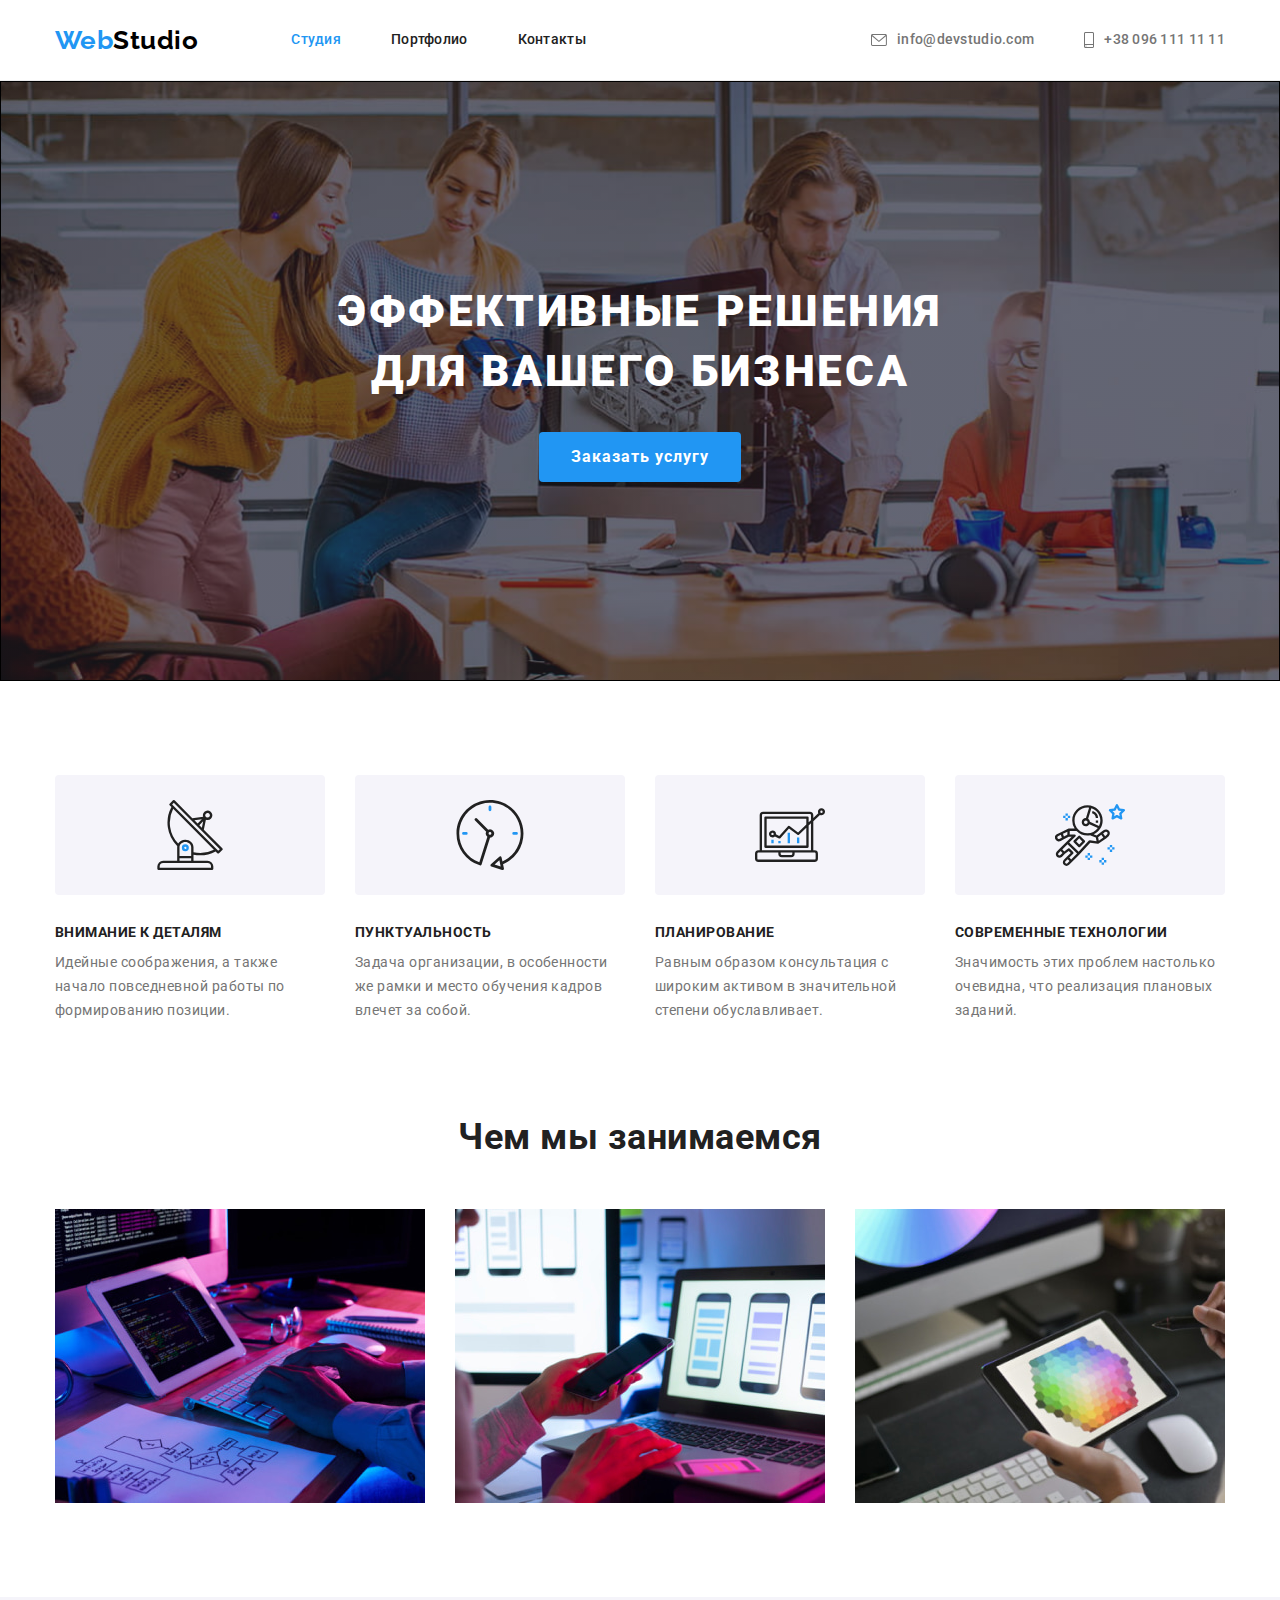
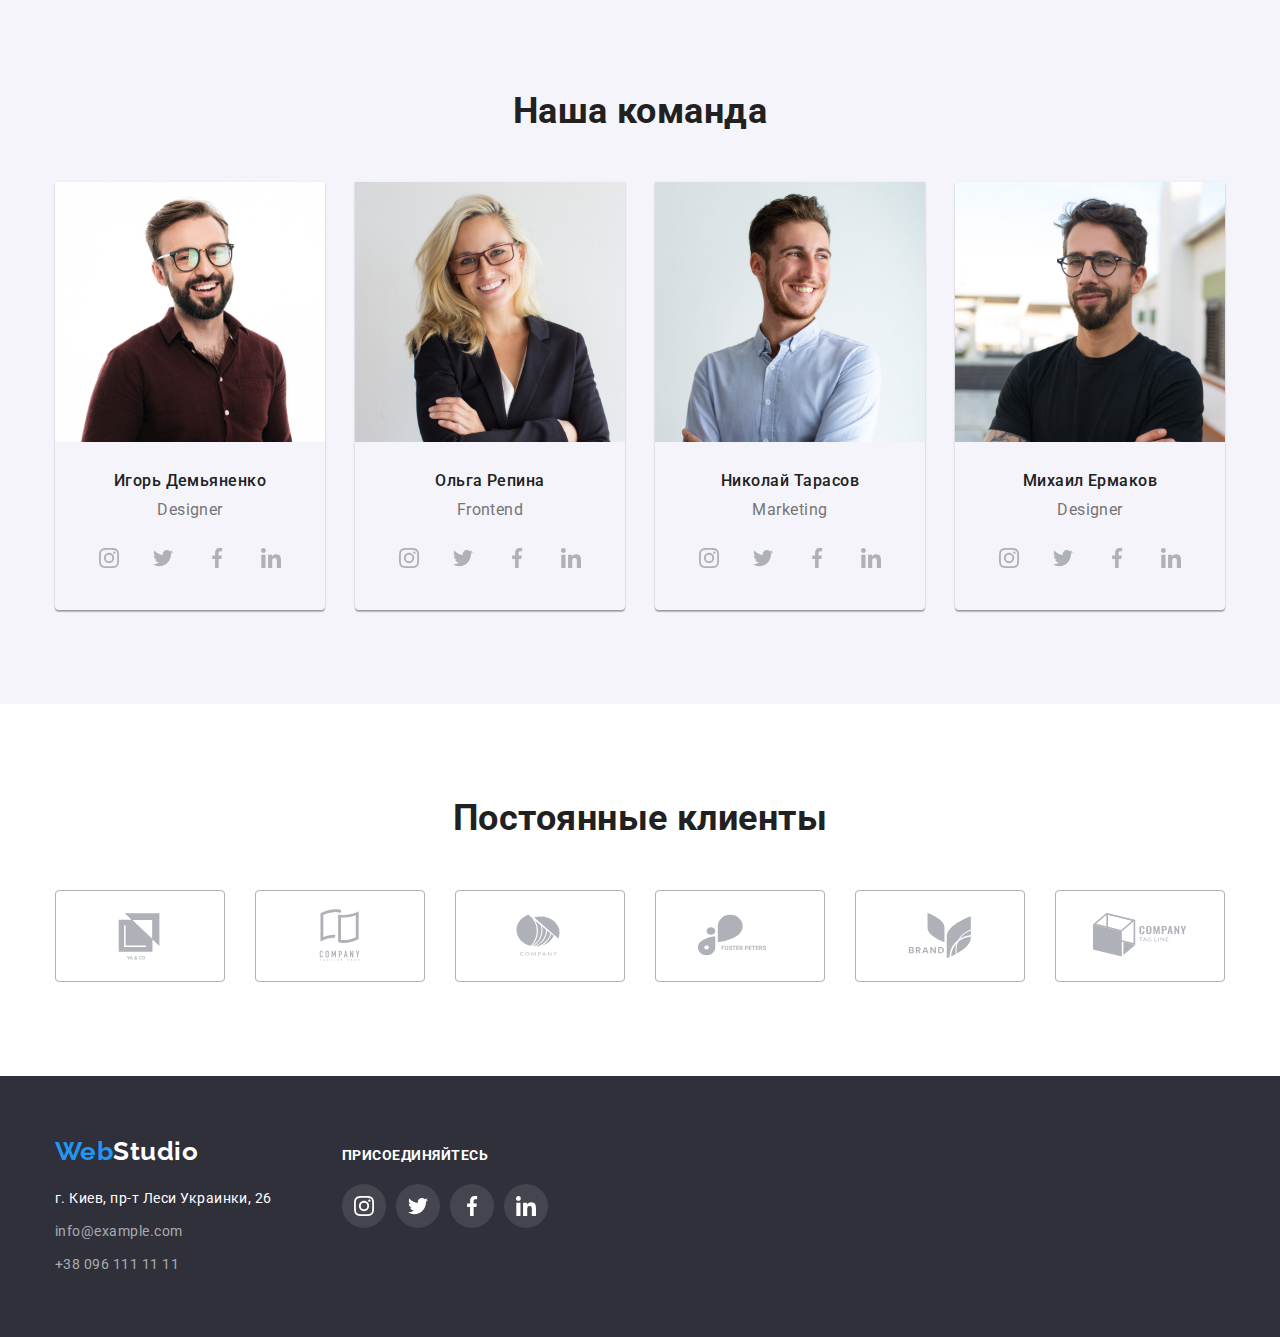
<file: index.html>
<!DOCTYPE html>
<html lang="ru">
  <head>
    <meta charset="UTF-8" />
    <meta http-equiv="X-UA-Compatible" content="IE=edge" />
    <meta name="viewport" content="width=device-width, initial-scale=1.0" />
    <title>Студия</title>
    <!-- Fonts -->
    <link rel="preconnect" href="https://fonts.googleapis.com" />
    <link rel="preconnect" href="https://fonts.gstatic.com" crossorigin />
    <link
      href="https://fonts.googleapis.com/css2?family=Raleway:wght@700&family=Roboto:wght@400;500;700;900&display=swap"
      rel="stylesheet"
    />
    <!-- Styles -->
    <link
      rel="stylesheet"
      href="https://cdnjs.cloudflare.com/ajax/libs/modern-normalize/1.0.0/modern-normalize.min.css"
    />
    <link rel="stylesheet" href="./css/styles.css" />
  </head>
  <body>
    <header class="header">
      <div class="container">
        <a class="logo" href="./index.html">Web<span class="header-logo">Studio</span></a>
        <nav>
          <ul class="nav list">
            <li class="nav-item">
              <a class="nav-link active-menu" href="./index.html">Студия</a>
            </li>
            <li class="nav-item">
              <a class="nav-link" href="./portfolio.html">Портфолио</a>
            </li>
            <li class="nav-item">
              <a class="nav-link" href="">Контакты</a>
            </li>
          </ul>
        </nav>
        <ul class="contacts list">
          <li class="contacts-item">
            <a class="contacts-link" href="mailto:info@devstudio.com"
              ><svg class="contacs-icon" width="16" height="12"><use href="./images/icons.svg#icon-envelope"></svg>info@devstudio.com</a
            >
          </li>
          <li class="contacts-item">
            <a class="contacts-link" href="tel:+380961111111"><svg class="contacs-icon" width="10" height="16"><use href="./images/icons.svg#icon-smartphone"></svg>+38 096 111 11 11</a>
          </li>
        </ul>
      </div>
    </header>
    <main>
      <section class="hero overlay">
        <div class="container">
          <h1 class="hero-title">Эффективные решения для вашего бизнеса</h1>
          <button class="button-hero" type="button">Заказать услугу</button>
        </div>
      </section>
      <section class="features">
        <div class="container">
          <h2 class="visually-hidden">Наши преимущества</h2>
          <ul class="features-list list">
            <li class="features-item">
              <div class="features-icon">
                <svg width="70" height="70">
                  <use href="./images/icons.svg#icon-antenna"></use>
                </svg>
              </div>
              <h3 class="list-title">Внимание к деталям</h3>
              <p class="list-text">
                Идейные соображения, а также начало повседневной работы по формированию позиции.
              </p>
            </li>
            <li class="features-item">
              <div class="features-icon">
                <svg width="70" height="70">
                  <use href="./images/icons.svg#icon-clock"></use>
                </svg>
              </div> 
              <h3 class="list-title">Пунктуальность</h3>
              <p class="list-text">
                Задача организации, в особенности же рамки и место обучения кадров влечет за собой.
              </p>
            </li>
            <li class="features-item">
              <div class="features-icon">
                <svg width="70" height="70">
                  <use href="./images/icons.svg#icon-diagram"></use>
                </svg>
              </div>
              <h3 class="list-title">Планирование</h3>
              <p class="list-text">
                Равным образом консультация с широким активом в значительной степени обуславливает.
              </p>
            </li>
            <li class="features-item">
              <div class="features-icon">
                <svg width="70" height="70">
                  <use href="./images/icons.svg#icon-astronaut"></use>
                </svg>
              </div>
              <h3 class="list-title">Современные технологии</h3>
              <p class="list-text">
                Значимость этих проблем настолько очевидна, что реализация плановых заданий.
              </p>
            </li>
          </ul>
        </div>
      </section>
      <section class="examples">
        <div class="container">
          <h2 class="section-title">Чем мы занимаемся</h2>
          <ul class="examples-list list">
            <li class="examples-item">
              <img
                src="./images/our-tasks1.jpg"
                alt="пример нашей работы"
                width="370"
                height="294"
              />
            </li>
            <li class="examples-item">
              <img
                src="./images/our-tasks2.jpg"
                alt="пример нашей работы"
                width="370"
                height="294"
              />
            </li>
            <li class="examples-item">
              <img
                src="./images/our-tasks3.jpg"
                alt="пример нашей работы"
                width="370"
                height="294"
              />
            </li>
          </ul>
        </div>
      </section>
      <section class="section-team">
        <div class="container">
          <h2 class="section-title">Наша команда</h2>
          <ul class="team-list list">
            <li class="team-item">
              <img
                class="pic-pers"
                src="./images/pers1.jpg"
                alt="наш дизайнер"
                width="270"
                height="260"
              />
              <div class="team-description">
                <h3 class="title-team">Игорь Демьяненко</h3>
                <p class="text-team-position" lang="en">Designer</p>
              
                <ul class="list socials">
                  <li class="socials-item">
                    <a class="socials-link" href="" aria-label="Instagram">
                      <svg class="socials-item" width="20" height="20">
                        <use href="./images/icons.svg#icon-instagram"></use>
                      </svg>        
                    </a>
                  </li>
                  <li class="socials-item">
                    <a class="socials-link" href="" aria-label="Twitter">
                      <svg class="socials-item" width="20" height="20">
                        <use href="./images/icons.svg#icon-twitter"></use>
                      </svg>        
                    </a>
                  </li>
                  <li class="socials-item">
                    <a class="socials-link" href="" aria-label="Facebook">
                      <svg class="socials-item" width="20" height="20">
                        <use href="./images/icons.svg#icon-facebook"></use>
                      </svg>        
                    </a>
                  </li>
                  <li class="socials-item">
                    <a class="socials-link" href="" aria-label="LinkedIn">
                      <svg class="socials-item" width="20" height="20">
                       <use href="./images/icons.svg#icon-linkedin"></use>
                      </svg>        
                    </a>
                 </li>
               </ul>
              </div>
            </li>
            <li class="team-item">
              <img
                class="pic-pers"
                src="./images/pers2.jpg"
                alt="наш фронтенд разработчик"
                width="270"
                height="260"
              />
              <div class="team-description">
                <h3 class="title-team">Ольга Репина</h3>
                <p class="text-team-position" lang="en">Frontend</p>
              
              <ul class="list socials">
                <li class="socials-item">
                  <a class="socials-link" href="" aria-label="Instagram">
                    <svg class="socials-item" width="20" height="20">
                      <use href="./images/icons.svg#icon-instagram"></use>
                    </svg>        
                  </a>
                </li>
                <li class="socials-item">
                  <a class="socials-link" href="" aria-label="Twitter">
                    <svg class="socials-item" width="20" height="20">
                      <use href="./images/icons.svg#icon-twitter"></use>
                    </svg>        
                  </a>
                </li>
                <li class="socials-item">
                  <a class="socials-link" href="" aria-label="Facebook">
                    <svg class="socials-item" width="20" height="20">
                      <use href="./images/icons.svg#icon-facebook"></use>
                    </svg>        
                  </a>
                </li>
                <li class="socials-item">
                  <a class="socials-link" href="" aria-label="LinkedIn">
                    <svg class="socials-item" width="20" height="20">
                      <use href="./images/icons.svg#icon-linkedin"></use>
                    </svg>        
                  </a>
                </li>
              </ul>
              </div>
            </li>
            <li class="team-item">
              <img
                class="pic-pers"
                src="./images/pers3.jpg"
                alt="наш маркетолог"
                width="270"
                height="260"
              />
              <div class="team-description">
                <h3 class="title-team">Николай Тарасов</h3>
                <p class="text-team-position" lang="en">Marketing</p>
              
              <ul class="list socials">
                <li class="socials-item">
                  <a class="socials-link" href="" aria-label="Instagram">
                    <svg class="socials-item" width="20" height="20">
                      <use href="./images/icons.svg#icon-instagram"></use>
                    </svg>        
                  </a>
                </li>
                <li class="socials-item">
                  <a class="socials-link" href="" aria-label="Twitter">
                    <svg class="socials-item" width="20" height="20">
                      <use href="./images/icons.svg#icon-twitter"></use>
                    </svg>        
                  </a>
                </li>
                <li class="socials-item">
                  <a class="socials-link" href="" aria-label="Facebook">
                    <svg class="socials-item" width="20" height="20">
                      <use href="./images/icons.svg#icon-facebook"></use>
                    </svg>        
                  </a>
                </li>
                <li class="socials-item">
                  <a class="socials-link" href="" aria-label="LinkedIn">
                    <svg class="socials-item" width="20" height="20">
                      <use href="./images/icons.svg#icon-linkedin"></use>
                    </svg>        
                  </a>
                </li>
              </ul>
              </div>
            </li>
            <li class="team-item">
              <img
                class="pic-pers"
                src="./images/pers4.jpg"
                alt="наш дизайнер"
                width="270"
                height="260"
              />
              <div class="team-description">
                <h3 class="title-team">Михаил Ермаков</h3>
                <p class="text-team-position" lang="en">Designer</p>
              <ul class="list socials">
                <li class="socials-item">
                  <a class="socials-link" href="" aria-label="Instagram">
                    <svg class="socials-item" width="20" height="20">
                      <use href="./images/icons.svg#icon-instagram"></use>
                    </svg>        
                  </a>
                </li>
                <li class="socials-item">
                  <a class="socials-link" href="" aria-label="Twitter">
                    <svg class="socials-item" width="20" height="20">
                      <use href="./images/icons.svg#icon-twitter"></use>
                    </svg>        
                  </a>
                </li>
                <li class="socials-item">
                  <a class="socials-link" href="" aria-label="Facebook">
                    <svg class="socials-item" width="20" height="20">
                      <use href="./images/icons.svg#icon-facebook"></use>
                    </svg>        
                  </a>
                </li>
                <li class="socials-item">
                  <a class="socials-link" href="" aria-label="LinkedIn">
                    <svg class="socials-item" width="20" height="20">
                      <use href="./images/icons.svg#icon-linkedin"></use>
                    </svg>        
                  </a>
                </li>
              </ul>
              </div>
            </li>
          </ul>
        </div>
      </section>
      <section class="section-clients">
        <div class="container">
          <h2 class="section-title">Постоянные клиенты</h2>
          <ul class="list clients-list">
            <li class="clients-item">
              <a class="clients-link" href="" aria-label="Logo1">
                <svg class="clients-icon" width="106" height="60">
                  <use href="./images/icons.svg#icon-logo1"></use>
                </svg>
              </a>
            </li>
            <li class="clients-item">
              <a class="clients-link" href="" aria-label="Logo2">
                <svg class="clients-icon" width="106" height="60">
                  <use href="./images/icons.svg#icon-logo2"></use>
                </svg>
              </a>
            </li>
            <li class="clients-item">
              <a class="clients-link" href="" aria-label="Logo3">
                <svg class="clients-icon" width="106" height="60">
                  <use href="./images/icons.svg#icon-logo3"></use>
                </svg>
              </a>
            </li>
            <li class="clients-item">
              <a class="clients-link" href="" aria-label="Logo4">
                <svg class="clients-icon" width="106" height="60">
                  <use href="./images/icons.svg#icon-logo4"></use>
                </svg>
              </a>
            </li>
            <li class="clients-item">
              <a class="clients-link" href="" aria-label="Logo5">
                <svg class="clients-icon" width="106" height="60">
                  <use href="./images/icons.svg#icon-logo5"></use>
                </svg>
              </a>
            </li>
            <li class="clients-item">
              <a class="clients-link" href="" aria-label="Logo6">
                <svg class="clients-icon" width="106" height="60">
                  <use href="./images/icons.svg#icon-logo6"></use>
                </svg>
              </a>
            </li>
          </ul>
        </div>
      </section>      
    </main>
    <footer class="footer">
      <div class="container flex-container">
        <div class="footer-flex-item">
          <a class="logo footer-logo-link" href="./index.html"
            >Web<span class="footer-logo">Studio</span></a
          >
          <address>
            <p class="footer-adress">г. Киев, пр-т Леси Украинки, 26</p>
            <ul class="list">
              <li class="adress-item">
                <a class="footer-contacts" href="mailto:info@example.com">info@example.com</a>
              </li>
              <li class="adress-item">
                <a class="footer-contacts" href="tel:+380961111111">+38 096 111 11 11</a>
              </li>
            </ul>
          </address>
        </div>
        <div class="footer-flex-item">
          <h3 class="footer-join">Присоединяйтесь</h3>
          <ul class="list socials">
                <li class="socials-item">
                  <a class="socials-link footer-socials" href="" aria-label="Instagram">
                    <svg class="socials-item" width="20" height="20">
                      <use href="./images/icons.svg#icon-instagram"></use>
                    </svg>        
                  </a>
                </li>
                <li class="socials-item">
                  <a class="socials-link footer-socials" href="" aria-label="Twitter">
                    <svg class="socials-item" width="20" height="20">
                      <use href="./images/icons.svg#icon-twitter"></use>
                    </svg>        
                  </a>
                </li>
                <li class="socials-item">
                  <a class="socials-link footer-socials" href="" aria-label="Facebook">
                    <svg class="socials-item" width="20" height="20">
                      <use href="./images/icons.svg#icon-facebook"></use>
                    </svg>        
                  </a>
                </li>
                <li class="socials-item">
                  <a class="socials-link footer-socials" href="" aria-label="LinkedIn">
                    <svg class="socials-item" width="20" height="20">
                      <use href="./images/icons.svg#icon-linkedin"></use>
                    </svg>        
                  </a>
                </li>
              </ul>
        </div>
      </div>
    </footer>
  </body>
</html>
</file>
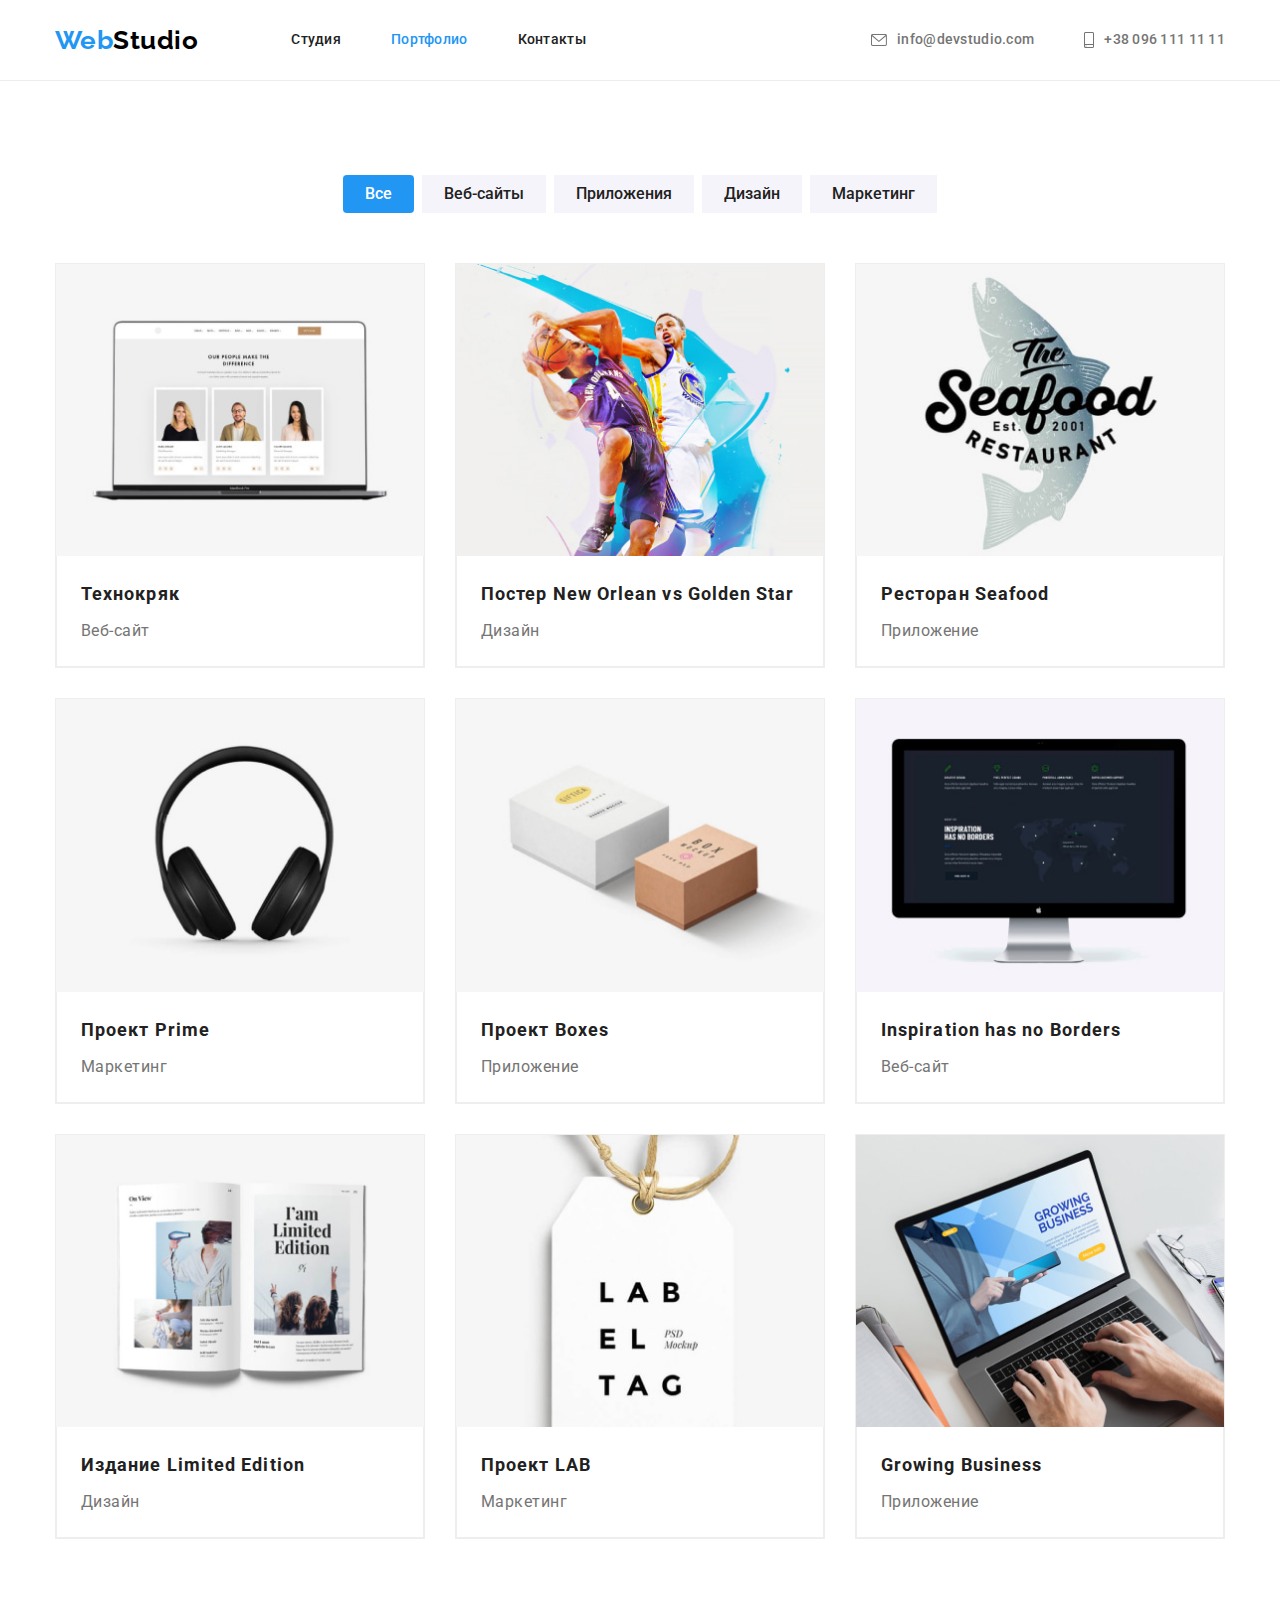
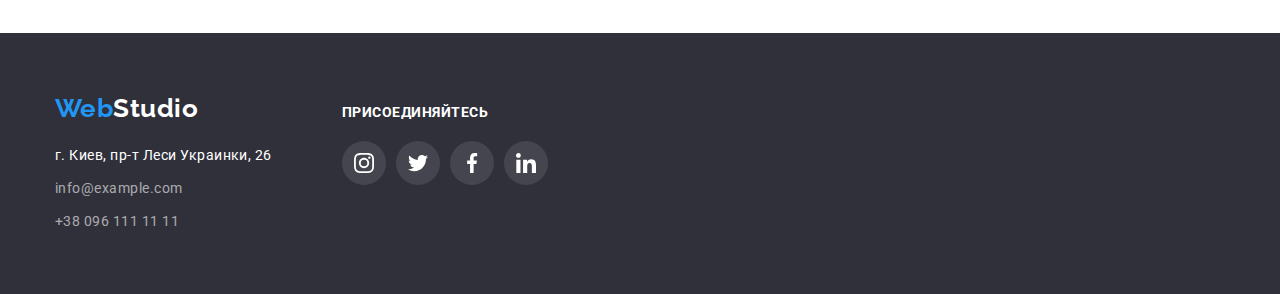
<file: portfolio.html>
<!DOCTYPE html>
<html lang="ru">
  <head>
    <meta charset="UTF-8" />
    <meta http-equiv="X-UA-Compatible" content="IE=edge" />
    <meta name="viewport" content="width=device-width, initial-scale=1.0" />
    <title>Портфолио</title>
    <link rel="preconnect" href="https://fonts.googleapis.com" />
    <link rel="preconnect" href="https://fonts.gstatic.com" crossorigin />
    <link
      href="https://fonts.googleapis.com/css2?family=Raleway:wght@700&family=Roboto:wght@400;500;700;900&display=swap"
      rel="stylesheet"
    />
    <!-- Styles -->
    <link
      rel="stylesheet"
      href="https://cdnjs.cloudflare.com/ajax/libs/modern-normalize/1.0.0/modern-normalize.min.css"
    />
    <link rel="stylesheet" href="./css/styles.css" />
  </head>
  <body>
    <header class="header">
      <div class="container">
        <a class="logo" href="./index.html">Web<span class="header-logo">Studio</span></a>
        <nav>
          <ul class="nav list">
            <li class="nav-item">
              <a class="nav-link" href="./index.html">Студия</a>
            </li>
            <li class="nav-item">
              <a class="nav-link active-menu" href="./portfolio.html">Портфолио</a>
            </li>
            <li class="nav-item">
              <a class="nav-link" href="">Контакты</a>
            </li>
          </ul>
        </nav>
         <ul class="contacts list">
          <li class="contacts-item">
            <a class="contacts-link" href="mailto:info@devstudio.com"
              ><svg class="contacs-icon" width="16" height="12"><use href="./images/icons.svg#icon-envelope"></svg>info@devstudio.com</a
            >
          </li>
          <li class="contacts-item">
            <a class="contacts-link" href="tel:+380961111111"><svg class="contacs-icon" width="10" height="16"><use href="./images/icons.svg#icon-smartphone"></svg>+38 096 111 11 11</a>
          </li>
        </ul>
      </div>
    </header>
    <main>
      <section class="portfolio">
        <div class="container">
          <h1 class="visually-hidden">Портфолио</h1>
          <ul class="list filter">
            <li class="filter-item">
              <button class="filter-button active-btn" type="button">Все</button>
            </li>
            <li class="filter-item">
              <button class="filter-button" type="button">Веб-сайты</button>
            </li>
            <li class="filter-item">
              <button class="filter-button" type="button">Приложения</button>
            </li>
            <li class="filter-item">
              <button class="filter-button" type="button">Дизайн</button>
            </li>
            <li class="filter-item">
              <button class="filter-button" type="button">Маркетинг</button>
            </li>
          </ul>
          <ul class="list portfolio-list">
            <li class="portfolio-item">
              <a class="portfolio-link" href="">
                <img
                  class="portfolio-foto"
                  src="./images/portfolio/portfolio1.jpg"
                  alt="примеры работ Технокряк"
                  width="370"
                  height="294"
                />
                <div class="item-text">
                  <h2 class="work-title">Технокряк</h2>
                  <p class="work-description">Веб-сайт</p>
                </div>
              </a>
            </li>
            <li class="portfolio-item">
              <a class="portfolio-link" href="">
                <img
                  class="portfolio-foto"
                  src="./images/portfolio/portfolio2.jpg"
                  alt="примеры работ Постер New Orlean vs Golden Star"
                  width="370"
                  height="294"
                />
                <div class="item-text">
                  <h2 class="work-title">
                    Постер <span lang="en">New Orlean vs Golden Star</span>
                  </h2>
                  <p class="work-description">Дизайн</p>
                </div>
              </a>
            </li>
            <li class="portfolio-item">
              <a class="portfolio-link" href="">
                <img
                  class="portfolio-foto"
                  src="./images/portfolio/portfolio3.jpg"
                  alt="примеры работ Ресторан Seafood"
                  width="370"
                  height="294"
                />
                <div class="item-text">
                  <h2 class="work-title">Ресторан <span lang="en">Seafood</span></h2>
                  <p class="work-description">Приложение</p>
                </div>
              </a>
            </li>
            <li class="portfolio-item">
              <a class="portfolio-link" href="">
                <img
                  class="portfolio-foto"
                  src="./images/portfolio/portfolio4.jpg"
                  alt="примеры работ Проект Prime"
                  width="370"
                  height="294"
                />
                <div class="item-text">
                  <h2 class="work-title">Проект <span lang="en">Prime</span></h2>
                  <p class="work-description">Маркетинг</p>
                </div>
              </a>
            </li>
            <li class="portfolio-item">
              <a class="portfolio-link" href="">
                <img
                  class="portfolio-foto"
                  src="./images/portfolio/portfolio5.jpg"
                  alt="примеры работ Проект Boxes"
                  width="370"
                  height="294"
                />
                <div class="item-text">
                  <h2 class="work-title">Проект <span lang="en">Boxes</span></h2>
                  <p class="work-description">Приложение</p>
                </div>
              </a>
            </li>
            <li class="portfolio-item">
              <a class="portfolio-link" href="">
                <img
                  class="portfolio-foto"
                  src="./images/portfolio/portfolio6.jpg"
                  alt="примеры работ Inspiration has no Borders"
                  width="370"
                  height="294"
                />
                <div class="item-text">
                  <h2 lang="en" class="work-title">Inspiration has no Borders</h2>
                  <p class="work-description">Веб-сайт</p>
                </div>
              </a>
            </li>
            <li class="portfolio-item">
              <a class="portfolio-link" href="">
                <img
                  class="portfolio-foto"
                  src="./images/portfolio/portfolio7.jpg"
                  alt="примеры работ Издание Limited Edition"
                  width="370"
                  height="294"
                />
                <div class="item-text">
                  <h2 class="work-title">Издание <span lang="en">Limited Edition</span></h2>
                  <p class="work-description">Дизайн</p>
                </div>
              </a>
            </li>
            <li class="portfolio-item">
              <a class="portfolio-link" href="">
                <img
                  class="portfolio-foto"
                  src="./images/portfolio/portfolio8.jpg"
                  alt="примеры работ Проект LAB"
                  width="370"
                  height="294"
                />
                <div class="item-text">
                  <h2 class="work-title">Проект <span lang="en">LAB</span></h2>
                  <p class="work-description">Маркетинг</p>
                </div>
              </a>
            </li>
            <li class="portfolio-item">
              <a class="portfolio-link" href="">
                <img
                  class="portfolio-foto"
                  src="./images/portfolio/portfolio9.jpg"
                  alt="примеры работ Growing Business"
                  width="370"
                  height="294"
                />
                <div class="item-text">
                  <h2 lang="en" class="work-title">Growing Business</h2>
                  <p class="work-description">Приложение</p>
                </div>
              </a>
            </li>
          </ul>
        </div>
      </section>
    </main>
    <footer class="footer">
     <div class="container flex-container">
        <div class="footer-flex-item">
          <a class="logo footer-logo-link" href="./index.html"
            >Web<span class="footer-logo">Studio</span></a
          >
          <address>
            <p class="footer-adress">г. Киев, пр-т Леси Украинки, 26</p>
            <ul class="list">
              <li class="adress-item">
                <a class="footer-contacts" href="mailto:info@example.com">info@example.com</a>
              </li>
              <li class="adress-item">
                <a class="footer-contacts" href="tel:+380961111111">+38 096 111 11 11</a>
              </li>
            </ul>
          </address>
        </div>
        <div class="footer-flex-item">
          <h3 class="footer-join">Присоединяйтесь</h3>
          <ul class="list socials">
                <li class="socials-item">
                  <a class="socials-link footer-socials" href="" aria-label="Instagram">
                    <svg class="socials-item" width="20" height="20">
                      <use href="./images/icons.svg#icon-instagram"></use>
                    </svg>        
                  </a>
                </li>
                <li class="socials-item">
                  <a class="socials-link footer-socials" href="" aria-label="Twitter">
                    <svg class="socials-item" width="20" height="20">
                      <use href="./images/icons.svg#icon-twitter"></use>
                    </svg>        
                  </a>
                </li>
                <li class="socials-item">
                  <a class="socials-link footer-socials" href="" aria-label="Facebook">
                    <svg class="socials-item" width="20" height="20">
                      <use href="./images/icons.svg#icon-facebook"></use>
                    </svg>        
                  </a>
                </li>
                <li class="socials-item">
                  <a class="socials-link footer-socials" href="" aria-label="LinkedIn">
                    <svg class="socials-item" width="20" height="20">
                      <use href="./images/icons.svg#icon-linkedin"></use>
                    </svg>        
                  </a>
                </li>
              </ul>
        </div>
      </div>
    </footer>
  </body>
</html>
</file>
<file: css/styles.css>
:root {
    --accent-color: #2196F3;
    --first-color-text: #757575;
    --secondary-color-text: #000000;
    --third-color-text: #212121;
    --forth-color-text: rgba(255, 255, 255, 0.6);
    --fifth-color-text: #FFFFFF;
    --background-color: #2F303A;
    --secondary-bg-color: #F5F4FA;
    --shadow-color-first: rgba(0, 0, 0, 0.12);
    --gradient-color: rgba(47, 48, 58, 0.4);
    /*secondary font -- font-family: 'Raleway',    sans-serif; */
    /* main font  -- font-family: 'Roboto',    sans-serif; */
}

body {
    font-family: 'Roboto',    sans-serif;
    color: var(--first-color-text);   
    letter-spacing: 0.03em;
}

h1, h2, h3, p, article, ul {
   margin: 0; 
   padding: 0;
}
img {
    display: block;
    max-width: 100%; 
    height: auto;
}

.header {
    border-bottom: 1px solid #ececec;
}
.container {    
    width: 1200px;
    margin-left: auto;
    margin-right: auto;        
    padding-left: 15px;
    padding-right: 15px;
    /* outline: 2px solid red; */
}
.header .container {
    display: flex;
    align-items: center;
}

.logo {
    margin-right: 93px;

    color: var(--accent-color);
    font-family: 'Raleway';    
    font-weight: 700;
    font-size: 26px;
    line-height: 1.19;        
    text-decoration: none;    
}

.header-logo {
    color: var(--secondary-color-text);
}

.list {
    list-style: none;
}

/*navigation */
.contacts{
    margin-left: auto;
}

.nav, 
.contacts {    
    display: flex;  
    align-items: center;

    font-weight: 500;
    font-size: 14px;
    line-height: 1.14;
    letter-spacing: 0.02em;    
}

.nav-item, 
.contacts-item {
    margin-right: 50px;
}

.nav-item:last-child,
.contacts-item:last-child {
    margin-right: 0;
}
.nav-link {
    display: block;
    padding-top: 32px;
    padding-bottom: 32px;

    color: var(--third-color-text);   
    text-decoration: none;   
}

.nav-link:hover:hover, 
.nav-link:focus:focus,
.contacts-link:hover, 
.contacts-link:focus,
.footer-contacts:hover,
.footer-contacts:focus
{
    color: var(--accent-color);    
}

.contacts-link {      
    display: flex;
    align-items: center;
    padding-top: 32px;
    padding-bottom: 32px;
    margin-left: auto; 

    color: currentColor;
    text-decoration: none;     
}

.active-menu {
    color: var(--accent-color);
}

.contacs-icon {
    fill: currentColor;
    margin-right: 10px;
}

/* -------------hero -------------*/

.hero {       
    padding-top: 200px;
    padding-bottom: 200px;
    text-align: center;    
}

.overlay {
    max-width: 1600px;
    height: 600px;
    margin-left: auto;
    margin-right: auto;
    
    background-color: #C4C4C4; 
    background-image: linear-gradient(var(--gradient-color), var(--gradient-color)), url('../images/hero.jpg'); 
    border: 1px solid rgba(0, 0, 0, 1);
    background-repeat: no-repeat;
    background-size: cover;
    background-position: center; 
}

.hero-title {
    width: 696px;
    margin: 0 auto 30px;
    
    color: var(--fifth-color-text);
    font-weight: 900;
    font-size: 44px;
    line-height: 1.36;    
    letter-spacing: 0.06em;
    text-transform: uppercase;       
}

.button-hero {
    padding: 10px 32px;

    color: var(--fifth-color-text);
    font-family: inherit;
    background-color: var(--accent-color);
    font-weight: 700;
    font-size: 16px;
    line-height: 1.88;   
    letter-spacing: 0.06em;
    cursor: pointer;
    border-radius: 4px;
    border: 0;    
}

.button-hero:hover,
.button-hero:focus
 {
    background-color: #188CE8;
}

/* sections -------------------------------------------------- */
.features {    
    padding-top: 94px;
    padding-bottom: 94px;
}

.features-list {
    display: flex;
}

.visually-hidden {
    position: absolute;
    width: 1px;
    height: 1px;
    margin: -1px;
    border: 0;
    padding: 0;
    white-space: nowrap;
    clip-path: inset(100%);
    clip: rect(0 0 0 0);
    overflow: hidden;
}

.features-item {
    margin-right: 30px;
    width: 270px;
}

.features-item:last-child {
    margin-right: 0;
}

.section-title {
    margin-bottom: 50px;

    color: var(--third-color-text);
    font-size: 36px;
    line-height: 1.16;
    text-align: center;        
}

.list-title {
    margin-bottom: 10px;

    color: var(--third-color-text); 
    font-weight: 700;
    font-size: 14px;
    line-height: 1.14;    
    text-transform: uppercase;    
}

.list-text {    
    font-size: 14px;
    line-height: 1.71;    
}

.features-icon {
    display: flex;
    justify-content: center;
    align-items: center;    
    height: 120px;
    margin-bottom: 30px;

    background-color: var(--secondary-bg-color); 
    border-radius: 4px;
}

.examples {
    padding-bottom: 94px;
}
.examples-list {
    display: flex;
}

.examples-item {
    margin-right: 30px;
}

.examples-item:last-child {
    margin-right: 0;
}
/* ------------------ section team ----------*/
.section-team {
    padding-top: 94px;
    padding-bottom: 94px;
    
    background-color: var(--secondary-bg-color);
}

.team-list{
    display: flex;
}

.team-item {
    width: 270px;
    margin-right: 30px;

    text-align: center;    
    box-shadow: 
    0px 1px 3px  var(--shadow-color-first), 
    0px 1px 1px rgba(0, 0, 0, 0.14), 
    0px 2px 1px rgba(0, 0, 0, 0.2);
    border-radius: 0px 0px 4px 4px;
}

.team-item:last-child {
    margin-right: 0;
}

.team-description {
    padding-top: 30px;
    padding-bottom: 30px;
}

.text-team-position {    
    line-height: 1.18;     
    margin-bottom: 16px;      
}

.title-team {
    margin-bottom: 10px;

    color: var(--third-color-text);  
    font-weight: 500;    
    font-size: 16px;
    line-height: 1.18;    
}

.socials {
    display: flex;
    align-items: center;
    justify-content: center;
    
}

.socials-item:not(:last-child) {
    margin-right: 10px;
}

.socials-link {
    display: flex;
    align-items: center;
    justify-content: center;
    width: 44px;
    height: 44px;

    border-radius: 50%;
    color: #AFB1B8;
}

.socials-item {
    fill: currentColor;
}

.socials-link:hover,
.socials-link:focus {
    background-color: var(--accent-color);
    color: var(--fifth-color-text);
}

/* -------Section clients ------------ */
.section-clients {
    padding-top: 94px;
    padding-bottom: 94px;
}

.clients-list {
    display: flex;
    justify-content: space-between;
}

.clients-item:not(:last-child) {
    margin-right: 30px;
}

.clients-link {
    display: flex;
    width: 170px;
    height: 92px;
    align-items: center;
    justify-content: center;

    border: 1px solid rgba(175, 177, 184, 1);
    border-radius: 4px;
    color: rgba(175, 177, 184, 1);
}

.clients-link:hover,
.clients-link:focus{
    border: 1px solid var(--accent-color);
    color: var(--accent-color);
}

.clients-icon {
    fill: currentColor;
}

/* sections ends -----------------------------------------------*/
/* footer */
.footer {
    padding: 60px 0px;

    background-color: var(--background-color);        
}

.footer-logo-link {
    display: block;
    margin-right: 0;
    margin-bottom: 20px;
}
.footer-logo {
    color: var(--fifth-color-text);    
}

.flex-container {
    display: flex;
    align-items: baseline;
}

.footer-flex-item:not(:last-child) {
    margin-right: 70px;
}

.footer-join {
    margin-bottom: 20px;

    font-size: 14px;
    line-height: 1.14;    
    text-transform: uppercase;
    color: var(--fifth-color-text);    
}

.footer-socials {
    color: var(--fifth-color-text);
    background-color: rgba(255, 255, 255, 0.1);
}
.adress-item:not(:last-child) {
    margin-bottom: 9px;
}

.footer-adress,
.footer-contacts {    
    font-style: normal;
    font-size: 14px;
    line-height: 1.71;    
}

.footer-adress {
    margin-bottom: 9px;

    color: var(--fifth-color-text);        
}

.footer-contacts {
    color: var(--forth-color-text);  
    text-decoration: none;
}

/* portfolio*/

.portfolio {
    padding-top: 94px;
    padding-bottom: 94px;
}

.filter {
    display: flex;
    justify-content: center;    
    margin-bottom: 50px;    
}

.filter-item {    
    background-color: var(--secondary-bg-color);
}
.filter-item:not(:last-child) {    
    margin-right: 8px;
}

.filter-button{
    padding: 6px 22px;

    font-family: inherit;
    color: var(--third-color-text);
    background-color: transparent;   
    font-weight: 500;
    font-size: 16px;
    line-height: 1.62;    
    text-align: center;    
    cursor: pointer;
    border-radius: 4px;
    border: 0;    
}

.active-btn {
    color: var(--fifth-color-text);
    background-color: var(--accent-color);
}

.filter-button:hover,
.filter-button:focus {
    color: var(--fifth-color-text);
    background-color: var(--accent-color);
    box-shadow: 
    0px 3px 1px rgba(0, 0, 0, 0.1), 
    0px 1px 2px rgba(0, 0, 0, 0.08), 
    0px 2px 2px var(--shadow-color-first);
}

.portfolio-list {
    display: flex;    
    flex-wrap: wrap;
}

.portfolio-item {    
    width: 370px;
    margin-right: 30px;
    margin-bottom: 30px;  
}


.portfolio-item:nth-child(3n) {
    margin-right: 0;
}

.portfolio-item:nth-last-child(-n+3){
    margin-bottom: 0;
}

.portfolio-link {
    display: block;
    text-decoration: none;    
    border: 1px solid #EEEEEE;
}

.portfolio-link:hover,
.portfolio-link:focus
 {        
    box-shadow:
        0px 1px 1px var(--shadow-color-first),
        0px 4px 4px rgba(0, 0, 0, 0.06),
        1px 4px 6px rgba(0, 0, 0, 0.16);
}

.item-text{
    padding: 20px 24px;

    border: 1px solid #EEEEEE;
    border-top: none;
}
 
.work-title {
    margin-bottom: 4px;

    color: var(--third-color-text);   
    font-weight: 700;
    font-size: 18px;
    line-height: 2;
    letter-spacing: 0.06em;        
}

.work-description {    
    color: var(--first-color-text);     
    line-height: 1.88;       
}
</file>
